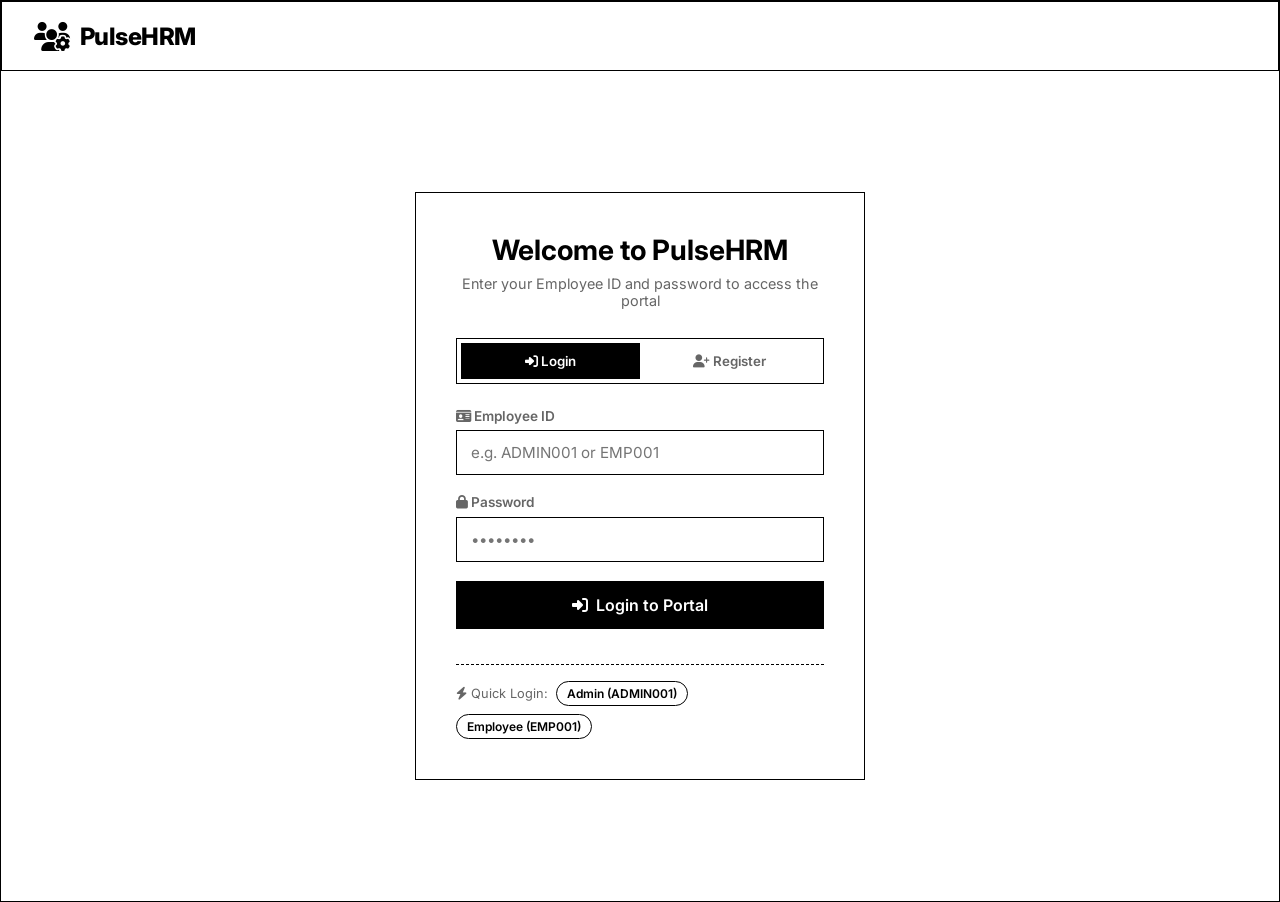
<file: target/classes/static/index.html>
<!DOCTYPE html>
<html lang="en">
<head>
    <meta charset="UTF-8">
    <meta name="viewport" content="width=device-width, initial-scale=1.0">
    <title>PulseHRM - Human Resource Management System</title>

    <!-- Google Fonts: Inter -->
    <link rel="preconnect" href="https://fonts.googleapis.com">
    <link rel="preconnect" href="https://fonts.gstatic.com" crossorigin>
    <link href="https://fonts.googleapis.com/css2?family=Inter:wght@300;400;500;600;700;800&display=swap" rel="stylesheet">
    
    <!-- FontAwesome Icons -->
    <link rel="stylesheet" href="https://cdnjs.cloudflare.com/ajax/libs/font-awesome/6.4.0/css/all.min.css">
    
    <link rel="stylesheet" href="css/style.css">
</head>
<body>
    <div id="app" class="app-container">
        <!-- Navigation Header -->
        <header class="navbar">
            <div class="logo">
                <i class="fa-solid fa-users-gear logo-icon"></i>
                <span class="logo-text">Pulse<span>HRM</span></span>
            </div>
            
            <div id="userSection" class="user-section hidden">
                <div class="user-badge">
                    <i class="fa-solid fa-circle-user avatar-icon"></i>
                    <div class="user-info">
                        <span id="navUserName" class="user-name">Loading...</span>
                        <span id="navUserRole" class="user-role badge-admin">ADMIN</span>
                    </div>
                </div>
                <button id="btnLogout" class="btn btn-outline-danger btn-sm">
                    <i class="fa-solid fa-arrow-right-from-bracket"></i> Logout
                </button>
            </div>
        </header>

        <!-- Notification Toast -->
        <div id="toast" class="toast hidden">
            <i id="toastIcon" class="fa-solid fa-circle-info"></i>
            <span id="toastMessage">Notification message</span>
        </div>

        <!-- AUTH VIEW (Login / Register) -->
        <main id="authView" class="main-content flex-center">
            <div class="auth-card">
                <div class="auth-header">
                    <h2>Welcome to PulseHRM</h2>
                    <p>Enter your Employee ID and password to access the portal</p>
                </div>

                <div class="tab-buttons">
                    <button id="tabLogin" class="tab-btn active" onclick="switchAuthTab('login')">
                        <i class="fa-solid fa-right-to-bracket"></i> Login
                    </button>
                    <button id="tabRegister" class="tab-btn" onclick="switchAuthTab('register')">
                        <i class="fa-solid fa-user-plus"></i> Register
                    </button>
                </div>

                <!-- Login Form -->
                <form id="formLogin" class="auth-form" onsubmit="handleLogin(event)">
                    <div class="form-group">
                        <label for="loginEmpId"><i class="fa-solid fa-id-card"></i> Employee ID</label>
                        <input type="text" id="loginEmpId" class="form-control" placeholder="e.g. ADMIN001 or EMP001" required>
                    </div>
                    <div class="form-group">
                        <label for="loginPassword"><i class="fa-solid fa-lock"></i> Password</label>
                        <input type="password" id="loginPassword" class="form-control" placeholder="••••••••" required>
                    </div>
                    <button type="submit" class="btn btn-primary btn-block btn-lg">
                        <i class="fa-solid fa-right-to-bracket"></i> Login to Portal
                    </button>

                    <div class="demo-credentials">
                        <span><i class="fa-solid fa-bolt"></i> Quick Login:</span>
                        <button type="button" class="btn-chip" onclick="fillLogin('ADMIN001', 'admin123')">Admin (ADMIN001)</button>
                        <button type="button" class="btn-chip" onclick="fillLogin('EMP001', 'user123')">Employee (EMP001)</button>
                    </div>
                </form>

                <!-- Register Form -->
                <form id="formRegister" class="auth-form hidden" onsubmit="handleRegister(event)">
                    <div class="form-group">
                        <label for="regEmpId"><i class="fa-solid fa-id-card"></i> Employee ID</label>
                        <input type="text" id="regEmpId" class="form-control" placeholder="e.g. EMP002 or NEW001" required>
                    </div>
                    <div class="form-group">
                        <label for="regPassword"><i class="fa-solid fa-key"></i> Desired Password</label>
                        <input type="password" id="regPassword" class="form-control" placeholder="At least 6 characters" minlength="6" required>
                    </div>
                    <button type="submit" class="btn btn-success btn-block btn-lg">
                        <i class="fa-solid fa-user-check"></i> Register Account
                    </button>
                </form>
            </div>
        </main>

        <!-- DASHBOARD VIEW -->
        <main id="dashboardView" class="main-content hidden">
            <!-- DASHBOARD TABS -->
            <div id="dashboardTabs" class="tab-buttons" style="margin-bottom: 20px;">
                <!-- Admin Tabs -->
                <button id="tabAdminEmployees" class="tab-btn active hidden" onclick="switchDashboardTab('adminEmployees')">
                    <i class="fa-solid fa-users"></i> Employees
                </button>
                <button id="tabAdminProjects" class="tab-btn hidden" onclick="switchDashboardTab('adminProjects')">
                    <i class="fa-solid fa-briefcase"></i> Projects
                </button>
                <button id="tabAdminTasks" class="tab-btn hidden" onclick="switchDashboardTab('adminTasks')">
                    <i class="fa-solid fa-list-check"></i> All Tasks
                </button>
                <button id="tabAdminSchedule" class="tab-btn hidden" onclick="switchDashboardTab('adminSchedule')">
                    <i class="fa-solid fa-calendar-days"></i> Schedule
                </button>
                <!-- Employee Tabs -->
                <button id="tabEmpProfile" class="tab-btn active hidden" onclick="switchDashboardTab('empProfile')">
                    <i class="fa-solid fa-user"></i> My Profile
                </button>
                <button id="tabEmpTasks" class="tab-btn hidden" onclick="switchDashboardTab('empTasks')">
                    <i class="fa-solid fa-list-check"></i> My Tasks
                </button>
            </div>

            <!-- ADMIN MANAGEMENT PANEL -->
            <div id="adminPanel" class="panel-section hidden">
                <div class="panel-header">
                    <div>
                        <h1><i class="fa-solid fa-users"></i> Employee Management</h1>
                        <p class="text-muted">Manage workforce, salaries, and personnel records</p>
                    </div>
                    <button class="btn btn-primary" onclick="openAddModal()">
                        <i class="fa-solid fa-user-plus"></i> Add Employee
                    </button>
                </div>

                <!-- Search & Filter Controls -->
                <div class="filter-bar">
                    <div class="search-box">
                        <i class="fa-solid fa-magnifying-glass search-icon"></i>
                        <input type="text" id="searchInput" class="form-control" placeholder="Search employee by name..." oninput="triggerFilter()">
                    </div>
                    <div class="filter-group">
                        <label><i class="fa-solid fa-filter"></i> Employee Type:</label>
                        <select id="filterType" class="form-select" onchange="triggerFilter()">
                            <option value="">All Types</option>
                            <option value="FULL_TIME">Full-time</option>
                            <option value="PART_TIME">Part-time</option>
                        </select>
                    </div>
                </div>

                <!-- Employees Table -->
                <div class="table-responsive">
                    <table class="data-table">
                        <thead>
                            <tr>
                                <th>ID</th>
                                <th>Full Name</th>
                                <th>Age / DOB</th>
                                <th>Gender</th>
                                <th>Type</th>
                                <th>Department & Position</th>
                                <th>Salary ($)</th>
                                <th>Actions</th>
                            </tr>
                        </thead>
                        <tbody id="employeeTableBody">
                            <!-- Dynamic Content -->
                        </tbody>
                    </table>
                </div>
                <div class="pagination-controls" id="employeePagination">
                    <!-- Pagination will be rendered here -->
                </div>
            </div>

            <!-- EMPLOYEE PERSONAL PROFILE PANEL -->
            <div id="employeePanel" class="panel-section hidden">
                <div class="profile-card-container">
                    <div class="profile-header-banner">
                        <div class="avatar-large">
                            <i class="fa-solid fa-id-badge"></i>
                        </div>
                        <div class="profile-title">
                            <h1 id="empProfName">Employee Name</h1>
                            <span id="empProfPos" class="profile-subtitle">Position & Department</span>
                        </div>
                        <span id="empProfType" class="badge badge-primary">FULL_TIME</span>
                    </div>

                    <div class="profile-details-grid">
                        <div class="detail-card">
                            <div class="icon-box"><i class="fa-solid fa-hashtag"></i></div>
                            <div>
                                <label>Employee ID</label>
                                <span id="empProfId" class="val-text">-</span>
                            </div>
                        </div>

                        <div class="detail-card">
                            <div class="icon-box"><i class="fa-solid fa-cake-candles"></i></div>
                            <div>
                                <label>DOB & Age (Calculated)</label>
                                <span id="empProfDob" class="val-text">-</span>
                            </div>
                        </div>

                        <div class="detail-card">
                            <div class="icon-box"><i class="fa-solid fa-venus-mars"></i></div>
                            <div>
                                <label>Gender</label>
                                <span id="empProfGender" class="val-text">-</span>
                            </div>
                        </div>

                        <div class="detail-card">
                            <div class="icon-box"><i class="fa-solid fa-envelope"></i></div>
                            <div>
                                <label>Email Address</label>
                                <span id="empProfEmail" class="val-text">-</span>
                            </div>
                        </div>

                        <div class="detail-card">
                            <div class="icon-box"><i class="fa-solid fa-phone"></i></div>
                            <div>
                                <label>Phone Number</label>
                                <span id="empProfPhone" class="val-text">-</span>
                            </div>
                        </div>

                        <div class="detail-card">
                            <div class="icon-box"><i class="fa-solid fa-location-dot"></i></div>
                            <div>
                                <label>Address</label>
                                <span id="empProfAddress" class="val-text">-</span>
                            </div>
                        </div>

                        <div class="detail-card highlight-card">
                            <div class="icon-box"><i class="fa-solid fa-sack-dollar"></i></div>
                            <div>
                                <label>Monthly Salary (Confidential)</label>
                                <span id="empProfSalary" class="val-text text-success">-</span>
                            </div>
                        </div>

                        <div class="detail-card">
                            <div class="icon-box"><i class="fa-solid fa-building-columns"></i></div>
                            <div>
                                <label>Bank Account</label>
                                <span id="empProfBank" class="val-text">-</span>
                            </div>
                        </div>
                    </div>
                </div>
            </div>
            <!-- ADMIN PROJECTS PANEL -->
            <div id="projectPanel" class="panel-section hidden">
                <div class="panel-header">
                    <div>
                        <h1><i class="fa-solid fa-briefcase"></i> Project Management</h1>
                        <p class="text-muted">Manage projects and their status</p>
                    </div>
                    <button class="btn btn-primary" onclick="openProjectModal()">
                        <i class="fa-solid fa-plus"></i> Add Project
                    </button>
                </div>

                <!-- Search & Filter Controls -->
                <div class="filter-bar">
                    <div class="search-box">
                        <i class="fa-solid fa-magnifying-glass search-icon"></i>
                        <input type="text" id="searchProjectInput" class="form-control" placeholder="Search project by name or description..." oninput="triggerProjectFilter()">
                    </div>
                    <div class="filter-group">
                        <label><i class="fa-solid fa-sort"></i> Sort By:</label>
                        <select id="sortProjectSelect" class="form-select" onchange="triggerProjectFilter()">
                            <option value="id,desc">ID (Newest First)</option>
                            <option value="id,asc">ID (Oldest First)</option>
                            <option value="name,asc">Name (A-Z)</option>
                            <option value="status,asc">Status (A-Z)</option>
                            <option value="status,desc">Status (Z-A)</option>
                        </select>
                    </div>
                </div>
                <div class="table-responsive">
                    <table class="data-table">
                        <thead>
                            <tr>
                                <th>Project ID</th>
                                <th>Name</th>
                                <th>Description</th>
                                <th>Status</th>
                                <th>Actions</th>
                            </tr>
                        </thead>
                        <tbody id="projectTableBody">
                            <!-- Dynamic Content -->
                        </tbody>
                    </table>
                </div>
                <div class="pagination-controls" id="projectPagination">
                    <!-- Pagination will be rendered here -->
                </div>
            </div>

            <!-- TASKS PANEL (Admin & Employee) -->
            <div id="taskPanel" class="panel-section hidden">
                <div class="panel-header">
                    <div>
                        <h1><i class="fa-solid fa-list-check"></i> Task Management</h1>
                        <p class="text-muted" id="taskPanelDesc">Manage tasks and deadlines</p>
                    </div>
                    <button id="btnAddTask" class="btn btn-primary hidden" onclick="openTaskModal()">
                        <i class="fa-solid fa-plus"></i> Add Task
                    </button>
                </div>

                <!-- Search & Filter Controls -->
                <div class="filter-bar">
                    <div class="search-box">
                        <i class="fa-solid fa-magnifying-glass search-icon"></i>
                        <input type="text" id="searchTaskInput" class="form-control" placeholder="Search task by title..." oninput="triggerTaskFilter()">
                    </div>
                    <div class="filter-group">
                        <label><i class="fa-solid fa-sort"></i> Sort By:</label>
                        <select id="sortTaskSelect" class="form-select" onchange="triggerTaskFilter()">
                            <option value="id,desc">ID (Newest First)</option>
                            <option value="id,asc">ID (Oldest First)</option>
                            <option value="deadline,asc">Deadline (Closest)</option>
                            <option value="status,asc">Status (A-Z)</option>
                            <option value="status,desc">Status (Z-A)</option>
                        </select>
                    </div>
                </div>
                <div class="table-responsive">
                    <table class="data-table" id="taskTable">
                        <thead>
                            <tr>
                                <th>Task ID</th>
                                <th>Title</th>
                                <th>Project Code</th>
                                <th>Assignee</th>
                                <th>Deadline</th>
                                <th>Status</th>
                                <th>Actions</th>
                            </tr>
                        </thead>
                        <tbody id="taskTableBody">
                            <!-- Dynamic Content -->
                        </tbody>
                    </table>
                </div>
                <div class="pagination-controls" id="taskPagination">
                    <!-- Pagination will be rendered here -->
                </div>
            </div>

            <!-- SCHEDULE PANEL -->
            <div id="schedulePanel" class="panel-section hidden">
                <div class="panel-header">
                    <div>
                        <h1><i class="fa-solid fa-calendar-days"></i> Schedule Overview</h1>
                        <p class="text-muted">Track project and task timelines</p>
                    </div>
                </div>
                <div class="table-responsive">
                    <table class="data-table">
                        <thead>
                            <tr>
                                <th>Deadline</th>
                                <th>Type</th>
                                <th>ID / Name</th>
                                <th>Status</th>
                                <th>Assignee / Detail</th>
                            </tr>
                        </thead>
                        <tbody id="scheduleTableBody">
                            <!-- Dynamic Content -->
                        </tbody>
                    </table>
                </div>
            </div>
        </main>

        <!-- ADD / EDIT EMPLOYEE MODAL -->
        <div id="employeeModal" class="modal-overlay hidden">
            <div class="modal-card">
                <div class="modal-header">
                    <h3 id="modalTitle"><i class="fa-solid fa-user-pen"></i> Add New Employee</h3>
                    <button class="modal-close" onclick="closeModal()">&times;</button>
                </div>
                <form id="employeeForm" onsubmit="handleSaveEmployee(event)">
                    <div class="form-grid">
                        <div class="form-group">
                            <label for="mEmpId">Employee ID *</label>
                            <input type="text" id="mEmpId" class="form-control" required>
                        </div>
                        <div class="form-group">
                            <label for="mFullName">Full Name *</label>
                            <input type="text" id="mFullName" class="form-control" required>
                        </div>
                        <div class="form-group">
                            <label for="mDob">Date of Birth</label>
                            <input type="date" id="mDob" class="form-control">
                        </div>
                        <div class="form-group">
                            <label for="mGender">Gender</label>
                            <select id="mGender" class="form-select">
                                <option value="MALE">MALE</option>
                                <option value="FEMALE">FEMALE</option>
                                <option value="OTHER">OTHER</option>
                            </select>
                        </div>
                        <div class="form-group">
                            <label for="mEmail">Email Address</label>
                            <input type="email" id="mEmail" class="form-control">
                        </div>
                        <div class="form-group">
                            <label for="mPhone">Phone Number</label>
                            <input type="text" id="mPhone" class="form-control">
                        </div>
                        <div class="form-group span-2">
                            <label for="mAddress">Address</label>
                            <input type="text" id="mAddress" class="form-control">
                        </div>
                        <div class="form-group">
                            <label for="mEmpType">Employee Type *</label>
                            <select id="mEmpType" class="form-select" required>
                                <option value="FULL_TIME">FULL_TIME</option>
                                <option value="PART_TIME">PART_TIME</option>
                            </select>
                        </div>
                        <div class="form-group">
                            <label for="mDepartment">Department</label>
                            <input type="text" id="mDepartment" class="form-control">
                        </div>
                        <div class="form-group">
                            <label for="mPosition">Position</label>
                            <input type="text" id="mPosition" class="form-control">
                        </div>
                        <div class="form-group">
                            <label for="mSalary">Salary ($)</label>
                            <input type="number" step="0.01" id="mSalary" class="form-control">
                        </div>
                        <div class="form-group">
                            <label for="mBankName">Bank Name</label>
                            <input type="text" id="mBankName" class="form-control">
                        </div>
                        <div class="form-group">
                            <label for="mAccountNumber">Account Number</label>
                            <input type="text" id="mAccountNumber" class="form-control">
                        </div>
                    </div>
                    <div class="modal-footer">
                        <button type="button" class="btn btn-secondary" onclick="closeModal()">Cancel</button>
                        <button type="submit" class="btn btn-primary"><i class="fa-solid fa-floppy-disk"></i> Save Employee</button>
                    </div>
                </form>
            </div>
        </div>

        <!-- VIEW DETAILS MODAL -->
        <div id="detailsModal" class="modal-overlay hidden">
            <div class="modal-card">
                <div class="modal-header">
                    <h3><i class="fa-solid fa-circle-info"></i> Employee Details</h3>
                    <button class="modal-close" onclick="closeDetailsModal()">&times;</button>
                </div>
                <div id="detailsContent" class="modal-body-details">
                    <!-- Dynamic Details -->
                </div>
                <div class="modal-footer">
                    <button type="button" class="btn btn-secondary" onclick="closeDetailsModal()">Close</button>
                </div>
            </div>
        </div>

        <!-- ADD / EDIT PROJECT MODAL -->
        <div id="projectModal" class="modal-overlay hidden">
            <div class="modal-card">
                <div class="modal-header">
                    <h3 id="projectModalTitle"><i class="fa-solid fa-briefcase"></i> Add New Project</h3>
                    <button class="modal-close" onclick="closeProjectModal()">&times;</button>
                </div>
                <form id="projectForm" onsubmit="handleSaveProject(event)">
                    <div class="form-grid">
                        <input type="hidden" id="pId">
                        <div class="form-group span-2">
                            <label for="pCode">Project ID *</label>
                            <input type="text" id="pCode" class="form-control" placeholder="e.g. PRJ001" required>
                        </div>
                        <div class="form-group span-2">
                            <label for="pName">Project Name *</label>
                            <input type="text" id="pName" class="form-control" required>
                        </div>
                        <div class="form-group span-2">
                            <label for="pDescription">Description</label>
                            <textarea id="pDescription" class="form-control" rows="3"></textarea>
                        </div>
                        <div class="form-group">
                            <label for="pStatus">Status *</label>
                            <select id="pStatus" class="form-select" required>
                                <option value="ACTIVE">ACTIVE</option>
                                <option value="COMPLETED">COMPLETED</option>
                                <option value="ON_HOLD">ON_HOLD</option>
                            </select>
                        </div>
                    </div>
                    <div class="modal-footer">
                        <button type="button" class="btn btn-secondary" onclick="closeProjectModal()">Cancel</button>
                        <button type="submit" class="btn btn-primary"><i class="fa-solid fa-floppy-disk"></i> Save Project</button>
                    </div>
                </form>
            </div>
        </div>

        <!-- ADD / EDIT TASK MODAL -->
        <div id="taskModal" class="modal-overlay hidden">
            <div class="modal-card">
                <div class="modal-header">
                    <h3 id="taskModalTitle"><i class="fa-solid fa-list-check"></i> Add New Task</h3>
                    <button class="modal-close" onclick="closeTaskModal()">&times;</button>
                </div>
                <form id="taskForm" onsubmit="handleSaveTask(event)">
                    <div class="form-grid">
                        <input type="hidden" id="tId">
                        <div class="form-group span-2">
                            <label for="tCode">Task ID *</label>
                            <input type="text" id="tCode" class="form-control" placeholder="e.g. TSK001" required>
                        </div>
                        <div class="form-group span-2">
                            <label for="tTitle">Task Title *</label>
                            <input type="text" id="tTitle" class="form-control" required>
                        </div>
                        <div class="form-group span-2">
                            <label for="tDescription">Description</label>
                            <textarea id="tDescription" class="form-control" rows="3"></textarea>
                        </div>
                        <div class="form-group">
                            <label for="tProjectId">Project ID *</label>
                            <input type="text" id="tProjectId" class="form-control" placeholder="e.g. PRJ001" required>
                        </div>
                        <div class="form-group">
                            <label for="tAssigneeId">Assignee ID *</label>
                            <input type="text" id="tAssigneeId" class="form-control" placeholder="e.g. EMP001" required>
                        </div>
                        <div class="form-group">
                            <label for="tDeadline">Deadline</label>
                            <input type="date" id="tDeadline" class="form-control">
                        </div>
                        <div class="form-group">
                            <label for="tStatus">Status *</label>
                            <select id="tStatus" class="form-select" required>
                                <option value="TODO">TODO</option>
                                <option value="IN_PROGRESS">IN_PROGRESS</option>
                                <option value="DONE">DONE</option>
                            </select>
                        </div>
                    </div>
                    <div class="modal-footer">
                        <button type="button" class="btn btn-secondary" onclick="closeTaskModal()">Cancel</button>
                        <button type="submit" class="btn btn-primary"><i class="fa-solid fa-floppy-disk"></i> Save Task</button>
                    </div>
                </form>
            </div>
        </div>

        <!-- PROJECT TASKS MODAL -->
        <div id="projectTasksModal" class="modal-overlay hidden">
            <div class="modal-card" style="max-width: 900px;">
                <div class="modal-header">
                    <h3 id="projectTasksTitle"><i class="fa-solid fa-list-check"></i> Tasks for Project</h3>
                    <button class="modal-close" onclick="closeProjectTasksModal()">&times;</button>
                </div>
                <div class="modal-body-details" style="display: block;">
                    <div class="table-responsive">
                        <table class="data-table">
                            <thead>
                                <tr>
                                    <th>Task ID</th>
                                    <th>Title</th>
                                    <th>Assignee</th>
                                    <th>Deadline</th>
                                    <th>Status</th>
                                </tr>
                            </thead>
                            <tbody id="projectTasksTableBody">
                                <!-- Dynamic Content -->
                            </tbody>
                        </table>
                    </div>
                    <div class="pagination-controls" id="projectTasksPagination" style="margin-top: 10px;">
                        <!-- Pagination -->
                    </div>
                </div>
                <div class="modal-footer">
                    <button type="button" class="btn btn-secondary" onclick="closeProjectTasksModal()">Close</button>
                </div>
            </div>
        </div>

    </div>

    <script src="js/app.js"></script>
</body>
</html>
</file>
<file: target/classes/static/css/style.css>
:root {
    --bg-main: #0f172a;
    --bg-card: #1e293b;
    --bg-card-hover: #334155;
    --bg-input: #0f172a;
    --primary: #6366f1;
    --primary-hover: #4f46e5;
    --success: #10b981;
    --success-hover: #059669;
    --danger: #ef4444;
    --danger-hover: #dc2626;
    --warning: #f59e0b;
    --text-main: #f8fafc;
    --text-muted: #94a3b8;
    --border-color: #334155;
    --radius-lg: 16px;
    --radius-md: 10px;
    --radius-sm: 6px;
    --shadow-glow: 0 10px 30px -10px rgba(99, 102, 241, 0.4);
    --shadow-card: 0 10px 25px -5px rgba(0, 0, 0, 0.5);
    --font-sans: 'Inter', system-ui, -apple-system, sans-serif;
}

* {
    margin: 0;
    padding: 0;
    box-sizing: border-box;
    font-family: var(--font-sans);
}

body {
    background-color: var(--bg-main);
    color: var(--text-main);
    min-height: 100vh;
    display: flex;
    flex-direction: column;
}

.app-container {
    display: flex;
    flex-direction: column;
    min-height: 100vh;
}

/* NAVBAR */
.navbar {
    height: 70px;
    background: rgba(30, 41, 59, 0.8);
    backdrop-filter: blur(12px);
    border-bottom: 1px solid var(--border-color);
    display: flex;
    justify-content: space-between;
    align-items: center;
    padding: 0 2rem;
    position: sticky;
    top: 0;
    z-index: 100;
}

.logo {
    display: flex;
    align-items: center;
    gap: 10px;
    font-size: 1.5rem;
    font-weight: 800;
    letter-spacing: -0.5px;
}

.logo-icon {
    color: var(--primary);
    font-size: 1.8rem;
}

.logo-text span {
    color: var(--primary);
}

.user-section {
    display: flex;
    align-items: center;
    gap: 1.5rem;
}

.user-badge {
    display: flex;
    align-items: center;
    gap: 10px;
    background: var(--bg-main);
    padding: 6px 14px;
    border-radius: 30px;
    border: 1px solid var(--border-color);
}

.avatar-icon {
    font-size: 1.5rem;
    color: var(--primary);
}

.user-info {
    display: flex;
    flex-direction: column;
}

.user-name {
    font-size: 0.875rem;
    font-weight: 600;
}

.user-role {
    font-size: 0.7rem;
    font-weight: 700;
    padding: 2px 6px;
    border-radius: 4px;
    width: fit-content;
}

.badge-admin {
    background: rgba(239, 68, 68, 0.2);
    color: #f87171;
}

.badge-employee {
    background: rgba(99, 102, 241, 0.2);
    color: #818cf8;
}

/* MAIN CONTENT LAYOUT */
.main-content {
    flex: 1;
    padding: 2rem;
    max-width: 1300px;
    width: 100%;
    margin: 0 auto;
}

.flex-center {
    display: flex;
    align-items: center;
    justify-content: center;
}

.hidden {
    display: none !important;
}

/* AUTH CARD */
.auth-card {
    background: var(--bg-card);
    border: 1px solid var(--border-color);
    border-radius: var(--radius-lg);
    padding: 2.5rem;
    width: 100%;
    max-width: 450px;
    box-shadow: var(--shadow-glow);
    animation: fadeIn 0.4s ease-out;
}

.auth-header {
    text-align: center;
    margin-bottom: 1.8rem;
}

.auth-header h2 {
    font-size: 1.75rem;
    font-weight: 700;
    margin-bottom: 0.5rem;
}

.auth-header p {
    color: var(--text-muted);
    font-size: 0.9rem;
}

.tab-buttons {
    display: flex;
    background: var(--bg-main);
    padding: 4px;
    border-radius: var(--radius-md);
    margin-bottom: 1.5rem;
    border: 1px solid var(--border-color);
}

.tab-btn {
    flex: 1;
    padding: 10px;
    border: none;
    background: transparent;
    color: var(--text-muted);
    font-weight: 600;
    border-radius: var(--radius-sm);
    cursor: pointer;
    transition: all 0.2s ease;
}

.tab-btn.active {
    background: var(--primary);
    color: #fff;
    box-shadow: 0 4px 12px rgba(99, 102, 241, 0.3);
}

.auth-form {
    display: flex;
    flex-direction: column;
    gap: 1.2rem;
}

.form-group {
    display: flex;
    flex-direction: column;
    gap: 0.4rem;
}

.form-group label {
    font-size: 0.85rem;
    font-weight: 600;
    color: var(--text-muted);
}

.form-control, .form-select {
    background: var(--bg-input);
    border: 1px solid var(--border-color);
    border-radius: var(--radius-md);
    padding: 12px 14px;
    color: var(--text-main);
    font-size: 0.95rem;
    outline: none;
    transition: border-color 0.2s;
}

.form-control:focus, .form-select:focus {
    border-color: var(--primary);
}

.form-select option {
    background-color: var(--bg-card);
    color: var(--text-main);
}

/* BUTTONS */
.btn {
    padding: 10px 18px;
    border-radius: var(--radius-md);
    border: none;
    font-weight: 600;
    font-size: 0.9rem;
    cursor: pointer;
    display: inline-flex;
    align-items: center;
    justify-content: center;
    gap: 8px;
    transition: all 0.2s ease;
}

.btn-primary {
    background: var(--primary);
    color: #fff;
}

.btn-primary:hover {
    background: var(--primary-hover);
    box-shadow: 0 4px 14px rgba(99, 102, 241, 0.4);
}

.btn-success {
    background: var(--success);
    color: #fff;
}

.btn-success:hover {
    background: var(--success-hover);
}

.btn-danger {
    background: var(--danger);
    color: #fff;
}

.btn-danger:hover {
    background: var(--danger-hover);
}

.btn-secondary {
    background: var(--bg-input);
    color: var(--text-muted);
    border: 1px solid var(--border-color);
}

.btn-secondary:hover {
    background: var(--border-color);
    color: var(--text-main);
}

.btn-outline-danger {
    background: transparent;
    color: #f87171;
    border: 1px solid rgba(239, 68, 68, 0.4);
}

.btn-outline-danger:hover {
    background: var(--danger);
    color: #fff;
}

.btn-sm {
    padding: 6px 12px;
    font-size: 0.8rem;
}

.btn-lg {
    padding: 14px;
    font-size: 1rem;
}

.btn-block {
    width: 100%;
}

.demo-credentials {
    margin-top: 1rem;
    padding-top: 1rem;
    border-top: 1px dashed var(--border-color);
    display: flex;
    flex-wrap: wrap;
    align-items: center;
    gap: 8px;
    font-size: 0.8rem;
    color: var(--text-muted);
}

.btn-chip {
    background: rgba(99, 102, 241, 0.15);
    color: #a5b4fc;
    border: 1px solid rgba(99, 102, 241, 0.3);
    padding: 4px 10px;
    border-radius: 20px;
    font-size: 0.75rem;
    font-weight: 600;
    cursor: pointer;
    transition: all 0.2s;
}

.btn-chip:hover {
    background: var(--primary);
    color: #fff;
}

/* DASHBOARD PANEL */
.panel-section {
    animation: fadeIn 0.4s ease-out;
}

.panel-header {
    display: flex;
    justify-content: space-between;
    align-items: center;
    margin-bottom: 1.5rem;
}

.panel-header h1 {
    font-size: 1.8rem;
    font-weight: 800;
}

.text-muted {
    color: var(--text-muted);
}

.text-success {
    color: var(--success);
    font-weight: 700;
}

.filter-bar {
    display: flex;
    justify-content: space-between;
    align-items: center;
    gap: 1rem;
    background: var(--bg-card);
    padding: 1rem 1.5rem;
    border-radius: var(--radius-lg);
    border: 1px solid var(--border-color);
    margin-bottom: 1.5rem;
}

.search-box {
    position: relative;
    flex: 1;
    max-width: 450px;
}

.search-icon {
    position: absolute;
    left: 14px;
    top: 50%;
    transform: translateY(-50%);
    color: var(--text-muted);
}

.search-box input {
    padding-left: 40px;
    width: 100%;
}

.filter-group {
    display: flex;
    align-items: center;
    gap: 10px;
}

.filter-group label {
    font-size: 0.85rem;
    color: var(--text-muted);
    font-weight: 600;
}

/* DATA TABLE */
.table-responsive {
    background: var(--bg-card);
    border-radius: var(--radius-lg);
    border: 1px solid var(--border-color);
    overflow: hidden;
    box-shadow: var(--shadow-card);
}

.data-table {
    width: 100%;
    border-collapse: collapse;
    text-align: left;
}

.data-table th {
    background: rgba(15, 23, 42, 0.6);
    padding: 14px 18px;
    font-size: 0.8rem;
    text-transform: uppercase;
    letter-spacing: 0.5px;
    color: var(--text-muted);
    border-bottom: 1px solid var(--border-color);
}

.data-table td {
    padding: 16px 18px;
    border-bottom: 1px solid var(--border-color);
    font-size: 0.9rem;
    vertical-align: middle;
}

.data-table tbody tr:last-child td {
    border-bottom: none;
}

.data-table tbody tr:hover {
    background: var(--bg-card-hover);
}

.badge {
    padding: 4px 10px;
    border-radius: 20px;
    font-size: 0.75rem;
    font-weight: 700;
    display: inline-block;
}

.badge-fulltime {
    background: rgba(16, 185, 129, 0.15);
    color: #34d399;
    border: 1px solid rgba(16, 185, 129, 0.3);
}

.badge-parttime {
    background: rgba(245, 158, 11, 0.15);
    color: #fbbf24;
    border: 1px solid rgba(245, 158, 11, 0.3);
}

.action-btns {
    display: flex;
    gap: 6px;
}

/* EMPLOYEE PERSONAL PROFILE */
.profile-card-container {
    background: var(--bg-card);
    border-radius: var(--radius-lg);
    border: 1px solid var(--border-color);
    overflow: hidden;
    box-shadow: var(--shadow-card);
}

.profile-header-banner {
    background: linear-gradient(135deg, rgba(99, 102, 241, 0.2), rgba(16, 185, 129, 0.1));
    padding: 2.5rem;
    display: flex;
    align-items: center;
    gap: 1.5rem;
    border-bottom: 1px solid var(--border-color);
}

.avatar-large {
    width: 80px;
    height: 80px;
    background: var(--primary);
    border-radius: 50%;
    display: flex;
    align-items: center;
    justify-content: center;
    font-size: 2.5rem;
    color: #fff;
    box-shadow: 0 10px 20px rgba(99, 102, 241, 0.3);
}

.profile-title h1 {
    font-size: 2rem;
    margin-bottom: 4px;
}

.profile-subtitle {
    color: var(--text-muted);
    font-size: 1rem;
}

.profile-details-grid {
    display: grid;
    grid-template-columns: repeat(auto-fit, minmax(280px, 1fr));
    gap: 1.2rem;
    padding: 2rem;
}

.detail-card {
    background: var(--bg-main);
    border-radius: var(--radius-md);
    border: 1px solid var(--border-color);
    padding: 1.2rem;
    display: flex;
    align-items: center;
    gap: 1rem;
}

.highlight-card {
    border-color: rgba(16, 185, 129, 0.4);
    background: rgba(16, 185, 129, 0.05);
}

.icon-box {
    width: 44px;
    height: 44px;
    background: rgba(99, 102, 241, 0.1);
    color: var(--primary);
    border-radius: var(--radius-sm);
    display: flex;
    align-items: center;
    justify-content: center;
    font-size: 1.2rem;
}

.detail-card label {
    font-size: 0.75rem;
    text-transform: uppercase;
    letter-spacing: 0.5px;
    color: var(--text-muted);
    display: block;
    margin-bottom: 2px;
}

.val-text {
    font-size: 1rem;
    font-weight: 600;
}

/* MODAL */
.modal-overlay {
    position: fixed;
    top: 0;
    left: 0;
    right: 0;
    bottom: 0;
    background: rgba(0, 0, 0, 0.7);
    backdrop-filter: blur(4px);
    display: flex;
    align-items: center;
    justify-content: center;
    z-index: 1000;
    padding: 1rem;
    animation: fadeIn 0.2s ease-out;
}

.modal-card {
    background: var(--bg-card);
    border: 1px solid var(--border-color);
    border-radius: var(--radius-lg);
    width: 100%;
    max-width: 680px;
    max-height: 90vh;
    overflow-y: auto;
    box-shadow: 0 20px 40px rgba(0,0,0,0.6);
}

.modal-header {
    display: flex;
    justify-content: space-between;
    align-items: center;
    padding: 1.5rem 2rem;
    border-bottom: 1px solid var(--border-color);
}

.modal-header h3 {
    font-size: 1.3rem;
    font-weight: 700;
}

.modal-close {
    background: transparent;
    border: none;
    color: var(--text-muted);
    font-size: 1.5rem;
    cursor: pointer;
}

.modal-close:hover {
    color: var(--text-main);
}

.form-grid {
    display: grid;
    grid-template-columns: 1fr 1fr;
    gap: 1rem;
    padding: 1.5rem 2rem;
}

.span-2 {
    grid-column: span 2;
}

.modal-footer {
    display: flex;
    justify-content: flex-end;
    gap: 10px;
    padding: 1.2rem 2rem;
    border-top: 1px solid var(--border-color);
    background: rgba(15, 23, 42, 0.4);
}

.modal-body-details {
    padding: 1.5rem 2rem;
    display: grid;
    grid-template-columns: 1fr 1fr;
    gap: 1rem;
}

.detail-row {
    background: var(--bg-main);
    padding: 10px 14px;
    border-radius: var(--radius-sm);
    border: 1px solid var(--border-color);
}

.detail-row label {
    font-size: 0.75rem;
    color: var(--text-muted);
    display: block;
}

.detail-row span {
    font-size: 0.95rem;
    font-weight: 600;
}

/* TOAST */
.toast {
    position: fixed;
    bottom: 24px;
    right: 24px;
    background: var(--bg-card);
    border: 1px solid var(--border-color);
    padding: 14px 20px;
    border-radius: var(--radius-md);
    display: flex;
    align-items: center;
    gap: 12px;
    box-shadow: 0 10px 30px rgba(0,0,0,0.5);
    z-index: 2000;
    animation: slideUp 0.3s ease-out;
}

.toast-success {
    border-color: var(--success);
    color: var(--success);
}

.toast-error {
    border-color: var(--danger);
    color: var(--danger);
}

@keyframes fadeIn {
    from { opacity: 0; transform: translateY(8px); }
    to { opacity: 1; transform: translateY(0); }
}

@keyframes slideUp {
    from { transform: translateY(100%); opacity: 0; }
    to { transform: translateY(0); opacity: 1; }
}

/* =========================================
   MONOCHROME B&W OVERRIDES (As requested)
========================================= */
:root {
    --bg-main: #ffffff;
    --bg-card: #ffffff;
    --bg-card-hover: #f9fafb;
    --bg-input: #ffffff;
    --primary: #000000;
    --primary-hover: #333333;
    --success: #000000;
    --success-hover: #333333;
    --danger: #000000;
    --danger-hover: #333333;
    --warning: #000000;
    --text-main: #000000;
    --text-muted: #666666;
    --border-color: #000000;
    
    /* Remove rounded corners and shadows for simpler look */
    --radius-lg: 0px;
    --radius-md: 0px;
    --radius-sm: 0px;
    --shadow-glow: none;
    --shadow-card: none;
}

/* Force flat backgrounds and black borders */
body, .navbar, .auth-card, .table-responsive, .profile-card-container, .modal-card, .toast {
    background: #ffffff !important;
    border: 1px solid #000000 !important;
    box-shadow: none !important;
    backdrop-filter: none !important;
}

/* Remove colored backgrounds for badges/chips */
.badge-admin, .badge-employee, .badge-fulltime, .badge-parttime, .btn-chip, .icon-box, .highlight-card, .user-badge {
    background: #ffffff !important;
    color: #000000 !important;
    border: 1px solid #000000 !important;
}

/* Profile overrides */
.profile-header-banner {
    background: #ffffff !important;
    border-bottom: 1px solid #000000 !important;
}
.avatar-large {
    background: #ffffff !important;
    color: #000000 !important;
    border: 2px solid #000000 !important;
    box-shadow: none !important;
}

/* Tables and Modals */
.data-table th, .modal-footer, .tab-buttons {
    background: #ffffff !important;
    color: #000000 !important;
    border: 1px solid #000000 !important;
}
.data-table td, .detail-card, .detail-row {
    border: 1px solid #000000 !important;
    background: #ffffff !important;
}
.data-table th, .data-table td {
    border: 1px solid #000000 !important;
}
.data-table {
    border-collapse: collapse;
}

/* Outline buttons */
.btn-outline-danger {
    color: #000000 !important;
    border-color: #000000 !important;
}
.btn-outline-danger:hover {
    background: #000000 !important;
    color: #ffffff !important;
}
.tab-btn.active {
    box-shadow: none !important;
}
.logo-icon, .logo-text span, .avatar-icon, .search-icon {
    color: #000000 !important;
}

/* Task Status Colors */
.task-late td {
    background-color: #fca5a5 !important;
    color: #000000 !important;
}
.task-normal td {
    background-color: #ffffff !important;
    color: #000000 !important;
}
.task-done td {
    background-color: #86efac !important;
    color: #000000 !important;
}
.task-on-hold td {
    background-color: #fde047 !important;
    color: #000000 !important;
}

/* Pagination Controls */
.pagination-controls {
    display: flex;
    justify-content: space-between;
    align-items: center;
    padding: 15px 20px;
    background: var(--bg-card);
    border-top: 1px solid var(--border-color);
    font-size: 0.9rem;
}

.pagination-info {
    color: var(--text-muted);
}

.pagination-actions {
    display: flex;
    align-items: center;
    gap: 15px;
}

.pagination-actions select {
    padding: 4px 8px;
    border: 1px solid var(--border-color);
    background: var(--bg-input);
    color: var(--text-main);
    border-radius: 4px;
}

.pagination-buttons {
    display: flex;
    gap: 5px;
}

.pagination-buttons button {
    padding: 6px 12px;
    border: 1px solid var(--border-color);
    background: var(--bg-input);
    color: var(--text-main);
    border-radius: 4px;
    cursor: pointer;
    font-weight: 600;
}

.pagination-buttons button:hover:not(:disabled) {
    background: var(--primary);
    color: #fff;
}

.pagination-buttons button:disabled {
    opacity: 0.5;
    cursor: not-allowed;
}

/* Force Pagination B&W */
.pagination-controls {
    background: #ffffff !important;
    border-color: #000000 !important;
}
.pagination-info {
    color: #000000 !important;
}
.pagination-actions select, .pagination-buttons button {
    background: #ffffff !important;
    border: 1px solid #000000 !important;
    color: #000000 !important;
    border-radius: 0 !important;
}
.pagination-buttons button:hover:not(:disabled) {
    background: #000000 !important;
    color: #ffffff !important;
}
</file>
